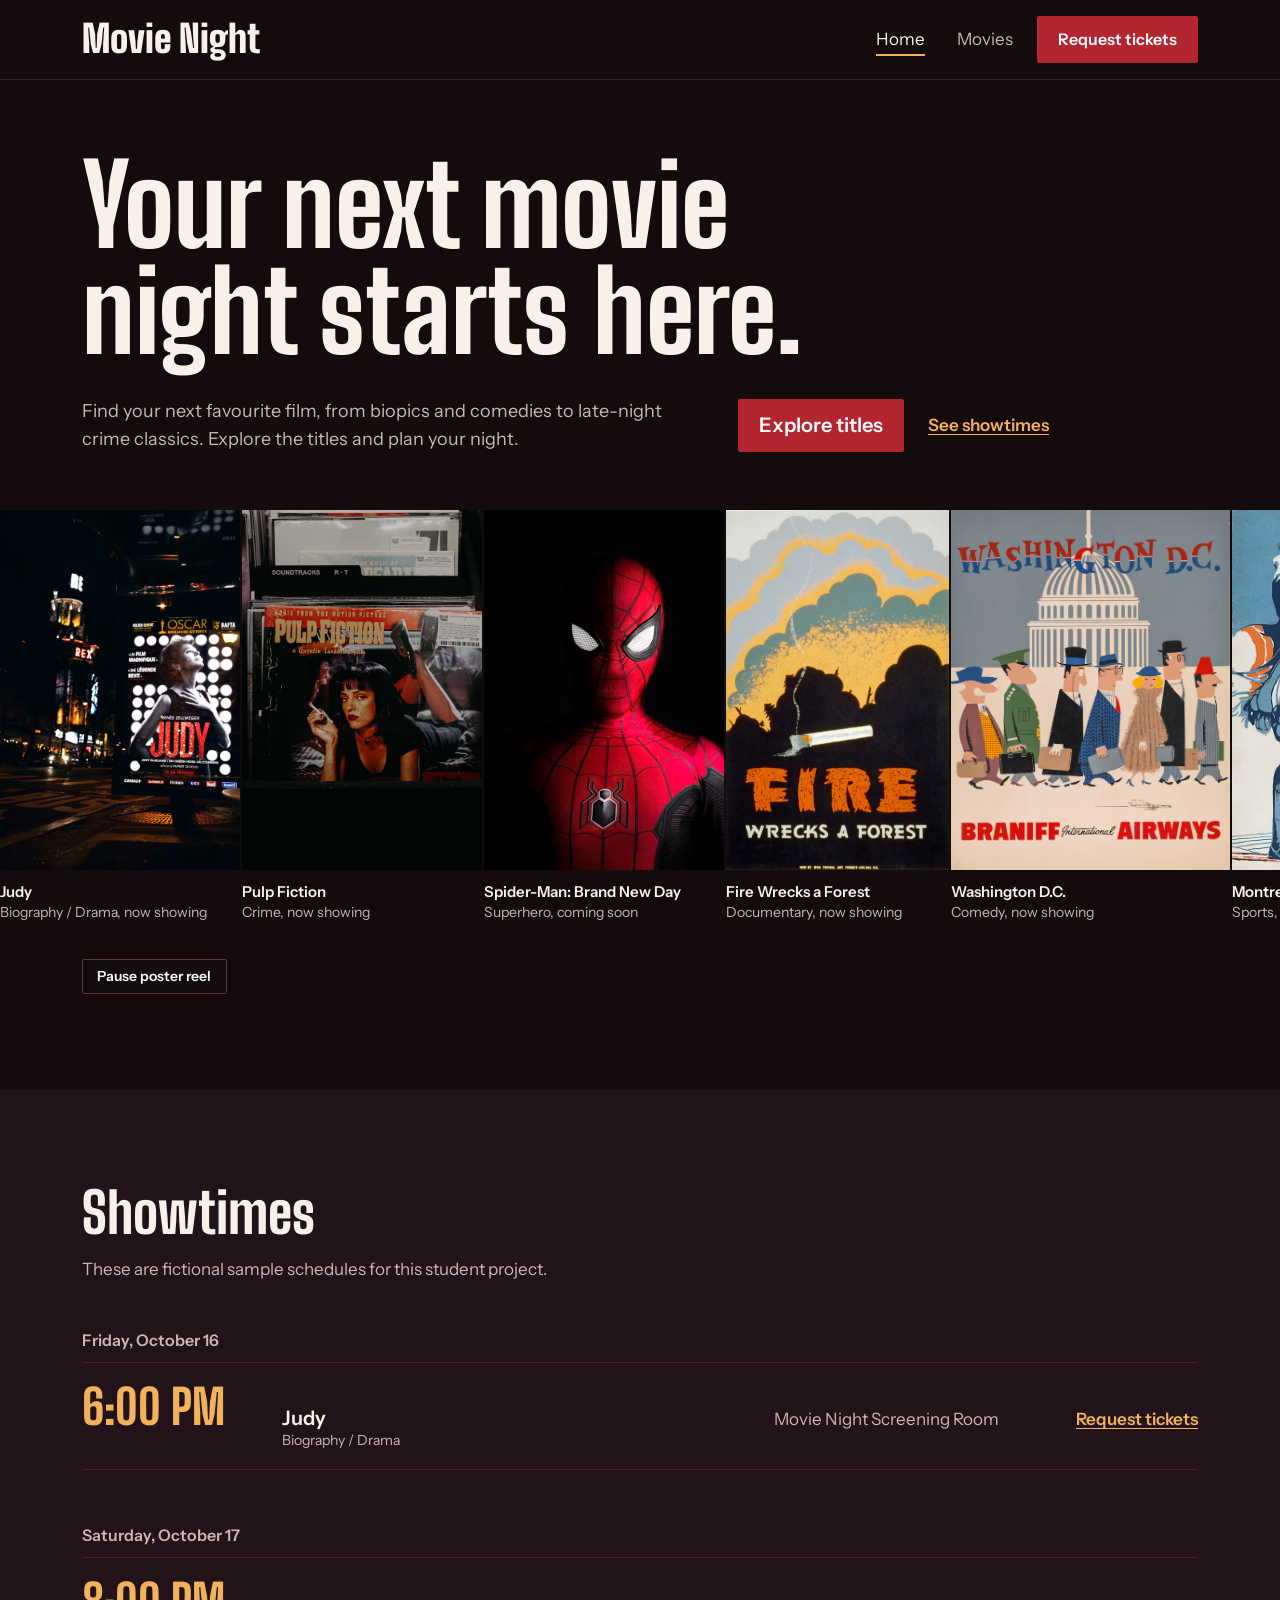
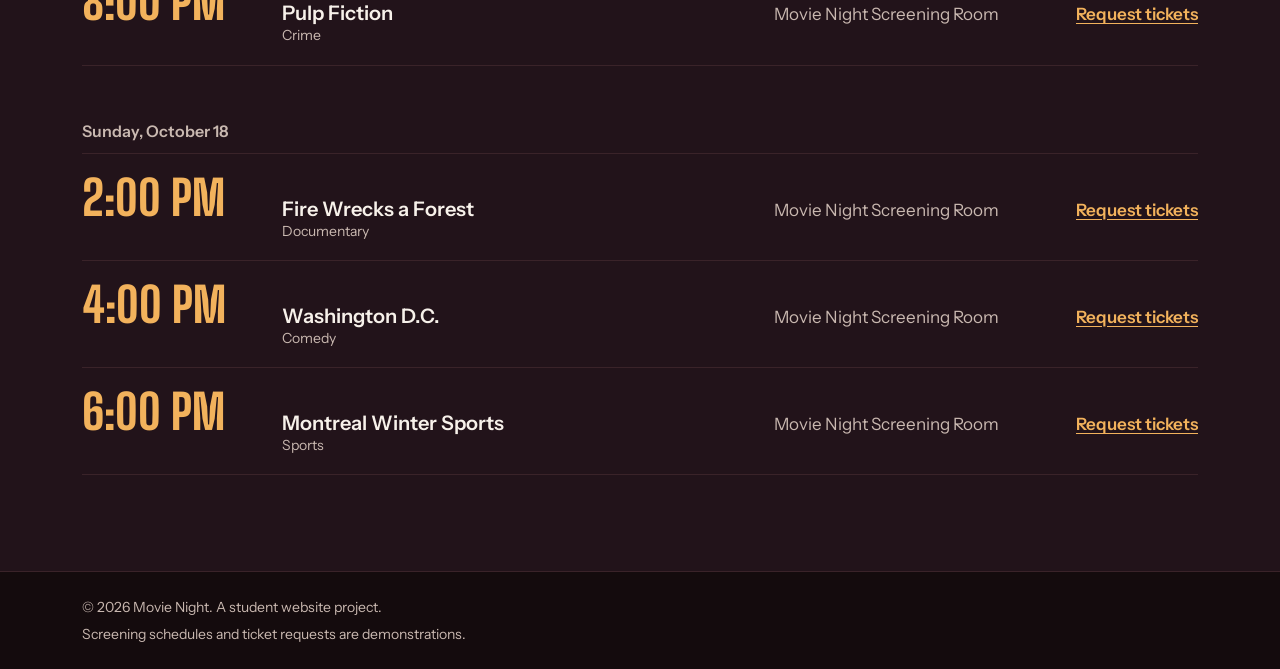
<file: index.html>
<!DOCTYPE html>
<html lang="en" data-bs-theme="dark">
<head>
    <meta charset="UTF-8">
    <meta name="viewport" content="width=device-width, initial-scale=1.0">
    <meta name="description"
          content="See what's showing at Movie Night, explore genres and request tickets.">

    <title>Movie Night | Home</title>

    <!-- Fonts -->
    <link rel="preconnect" href="https://fonts.googleapis.com">
    <link rel="preconnect" href="https://fonts.gstatic.com" crossorigin>
    <link href="https://fonts.googleapis.com/css2?family=Big+Shoulders+Display:wght@700;800;900&family=Instrument+Sans:wght@400;500;600&display=swap"
          rel="stylesheet">

    <!-- Bootstrap -->
    <link href="https://cdn.jsdelivr.net/npm/bootstrap@5.3.8/dist/css/bootstrap.min.css"
          rel="stylesheet"
          integrity="sha384-sRIl4kxILFvY47J16cr9ZwB07vP4J8+LH7qKQnuqkuIAvNWLzeN8tE5YBujZqJLB"
          crossorigin="anonymous">

    <!-- Custom styles -->
    <link rel="stylesheet" href="css/styles.css">
</head>
<body>
    <a class="visually-hidden-focusable skip-link" href="#main-content">
        Skip to main content
    </a>

    <header>
        <nav class="navbar navbar-expand-md site-navbar"
             aria-label="Main navigation">
            <div class="container">
                <a class="navbar-brand" href="index.html"
                   aria-label="Movie Night home">
                    Movie Night
                </a>

                <button class="navbar-toggler" type="button"
                        data-bs-toggle="collapse"
                        data-bs-target="#mainNavigation"
                        aria-controls="mainNavigation"
                        aria-expanded="false"
                        aria-label="Toggle navigation">
                    <span class="navbar-toggler-icon"></span>
                </button>

                <div class="collapse navbar-collapse" id="mainNavigation">
                    <ul class="navbar-nav ms-auto align-items-md-center gap-md-3">
                        <li class="nav-item">
                            <a class="nav-link active" href="index.html"
                               aria-current="page">Home</a>
                        </li>
                        <li class="nav-item">
                            <a class="nav-link" href="movies.html">Movies</a>
                        </li>
                        <li class="nav-item">
                            <a class="btn btn-primary my-2 my-md-0"
                               href="tickets.html">Request tickets</a>
                        </li>
                    </ul>
                </div>
            </div>
        </nav>
    </header>

    <main id="main-content">
        <!-- Welcome section -->
        <section class="hero" aria-labelledby="welcome-heading">
            <div class="container">
                <h1 class="hero-title" id="welcome-heading">
                    Your next movie night starts here.
                </h1>

                <div class="hero-intro">
                    <p class="lede">
                        Find your next favourite film, from biopics and
                        comedies to late-night crime classics. Explore the
                        titles and plan your night.
                    </p>

                    <div class="hero-actions">
                        <a class="btn btn-primary btn-lg" href="movies.html">
                            Explore titles
                        </a>
                        <a class="text-action" href="#screenings">
                            See showtimes
                        </a>
                    </div>
                </div>

            </div>
        </section>

        <!-- Featured titles: a continuous poster reel -->
        <section class="poster-reel" aria-labelledby="featured-heading">
            <h2 class="visually-hidden" id="featured-heading">
                Featured titles
            </h2>

            <!-- Scrollable by keyboard when motion is reduced -->
            <div class="reel-viewport" tabindex="0" role="region"
                 aria-labelledby="featured-heading">
                <!-- JavaScript builds the posters from the movies array -->
                <ul class="reel-track" id="reelTrack"></ul>
            </div>

            <div class="container">
                <button class="btn btn-outline-light btn-sm reel-toggle"
                        id="reelToggle" type="button">
                    Pause poster reel
                </button>
            </div>
        </section>

        <!-- Sample screening information -->
        <section class="showtimes" id="screenings"
                 aria-labelledby="screenings-heading">
            <div class="container">
                <div class="showtimes-header">
                    <h2 id="screenings-heading">Showtimes</h2>
                    <p class="section-description mb-0">
                        These are fictional sample schedules for this student project.
                    </p>
                </div>

                <div class="showtimes-day">
                    <h3 class="showtimes-date">
                        <time datetime="2026-10-16">Friday, October 16</time>
                    </h3>

                    <ol class="showtimes-list">
                        <li class="showtime">
                            <time class="showtime-time"
                                  datetime="2026-10-16T18:00">6:00 PM</time>
                            <p class="showtime-film mb-0">
                                Judy
                                <span class="title-meta">Biography / Drama</span>
                            </p>
                            <span class="showtime-venue">
                                Movie Night Screening Room
                            </span>
                            <a class="showtime-link" href="tickets.html"
                               aria-label="Request tickets for Judy at 6:00 PM">
                                Request tickets
                            </a>
                        </li>
                    </ol>
                </div>

                <div class="showtimes-day">
                    <h3 class="showtimes-date">
                        <time datetime="2026-10-17">Saturday, October 17</time>
                    </h3>

                    <ol class="showtimes-list">
                        <li class="showtime">
                            <time class="showtime-time"
                                  datetime="2026-10-17T20:00">8:00 PM</time>
                            <p class="showtime-film mb-0">
                                Pulp Fiction
                                <span class="title-meta">Crime</span>
                            </p>
                            <span class="showtime-venue">
                                Movie Night Screening Room
                            </span>
                            <a class="showtime-link" href="tickets.html"
                               aria-label="Request tickets for Pulp Fiction at 8:00 PM">
                                Request tickets
                            </a>
                        </li>
                    </ol>
                </div>

                <div class="showtimes-day">
                    <h3 class="showtimes-date">
                        <time datetime="2026-10-18">Sunday, October 18</time>
                    </h3>

                    <ol class="showtimes-list">
                        <li class="showtime">
                            <time class="showtime-time"
                                  datetime="2026-10-18T14:00">2:00 PM</time>
                            <p class="showtime-film mb-0">
                                Fire Wrecks a Forest
                                <span class="title-meta">Documentary</span>
                            </p>
                            <span class="showtime-venue">
                                Movie Night Screening Room
                            </span>
                            <a class="showtime-link" href="tickets.html"
                               aria-label="Request tickets for Fire Wrecks a Forest at 2:00 PM">
                                Request tickets
                            </a>
                        </li>
                        <li class="showtime">
                            <time class="showtime-time"
                                  datetime="2026-10-18T16:00">4:00 PM</time>
                            <p class="showtime-film mb-0">
                                Washington D.C.
                                <span class="title-meta">Comedy</span>
                            </p>
                            <span class="showtime-venue">
                                Movie Night Screening Room
                            </span>
                            <a class="showtime-link" href="tickets.html"
                               aria-label="Request tickets for Washington D.C. at 4:00 PM">
                                Request tickets
                            </a>
                        </li>
                        <li class="showtime">
                            <time class="showtime-time"
                                  datetime="2026-10-18T18:00">6:00 PM</time>
                            <p class="showtime-film mb-0">
                                Montreal Winter Sports
                                <span class="title-meta">Sports</span>
                            </p>
                            <span class="showtime-venue">
                                Movie Night Screening Room
                            </span>
                            <a class="showtime-link" href="tickets.html"
                               aria-label="Request tickets for Montreal Winter Sports at 6:00 PM">
                                Request tickets
                            </a>
                        </li>
                    </ol>
                </div>
            </div>
        </section>
    </main>

    <footer class="site-footer py-4">
        <div class="container">
            <p class="mb-1">
                &copy; 2026 Movie Night. A student website project.
            </p>
            <p class="mb-0">
                Screening schedules and ticket requests are demonstrations.
            </p>
        </div>
    </footer>

    <!-- Bootstrap controls the mobile navigation -->
    <script src="https://cdn.jsdelivr.net/npm/bootstrap@5.3.8/dist/js/bootstrap.bundle.min.js"
            integrity="sha384-FKyoEForCGlyvwx9Hj09JcYn3nv7wiPVlz7YYwJrWVcXK/BmnVDxM+D2scQbITxI"
            crossorigin="anonymous"></script>

    <script src="js/app.js"></script>
</body>
</html>
</file>
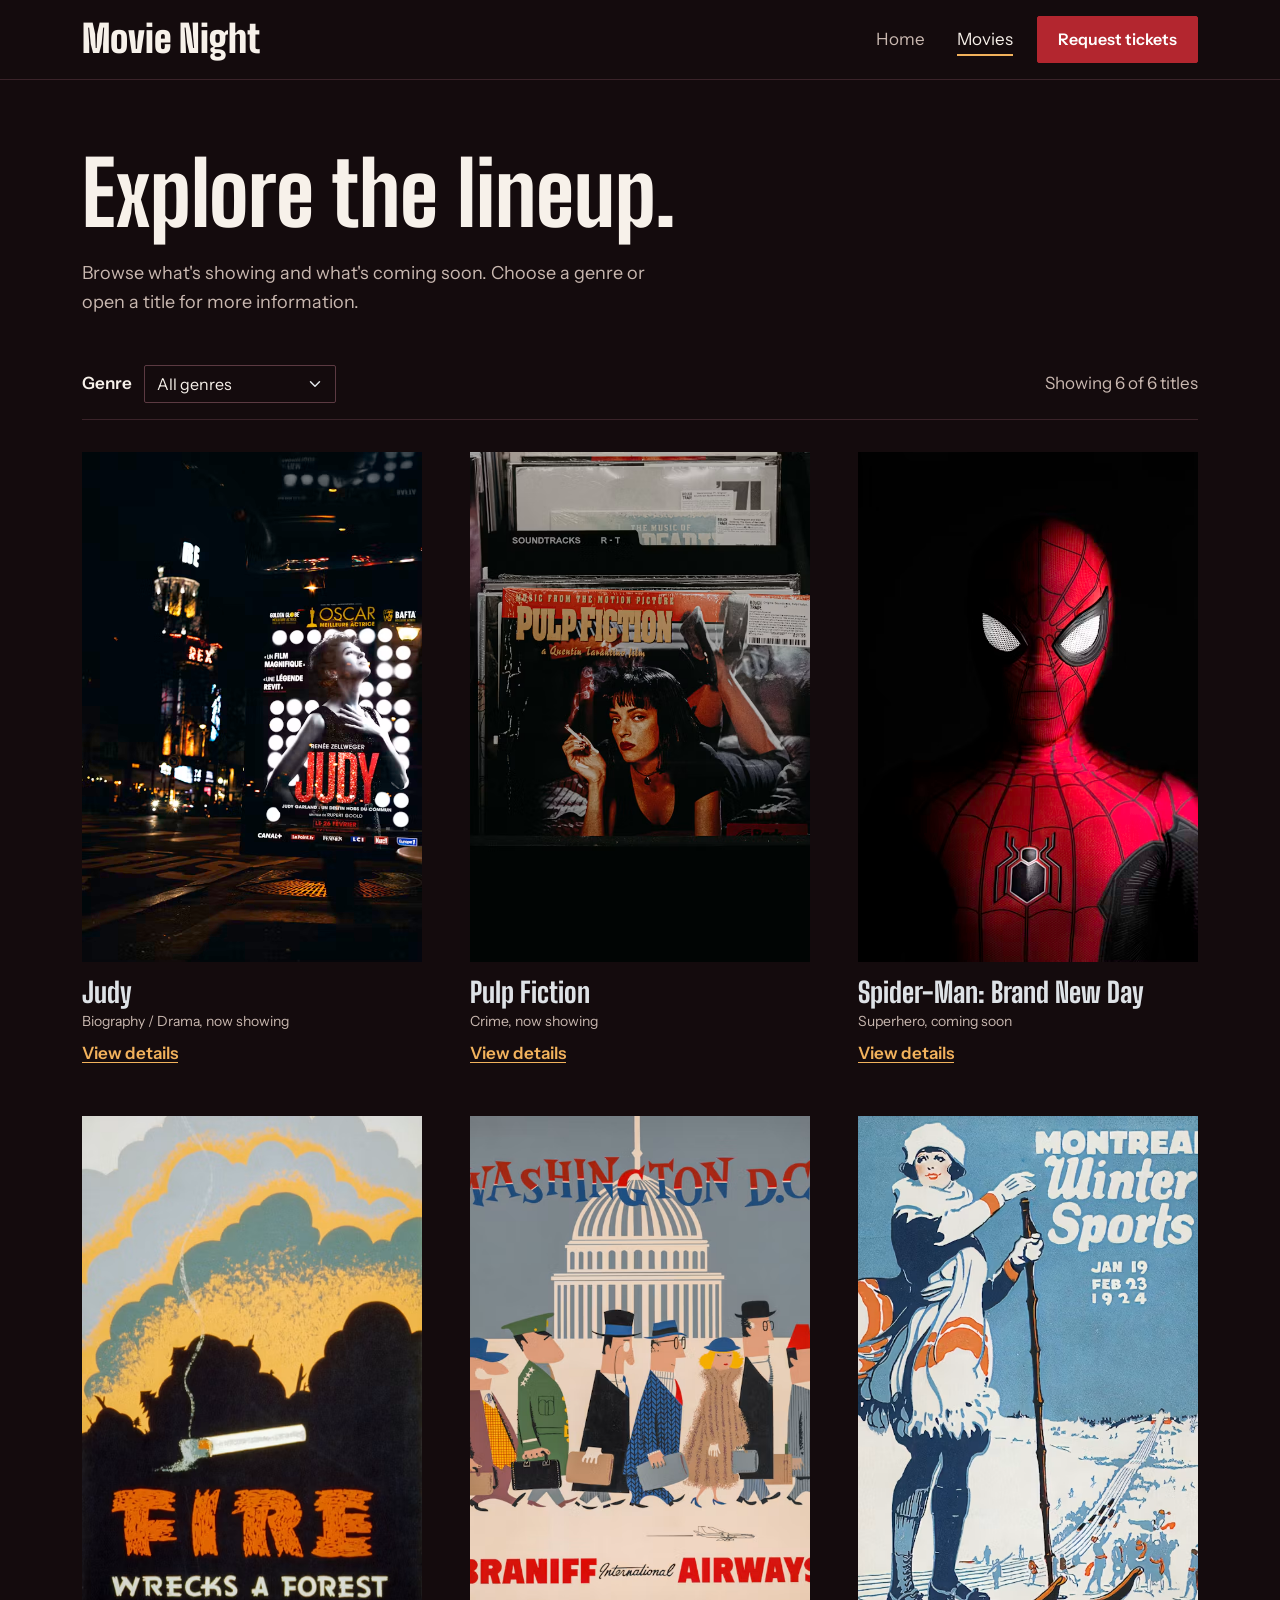
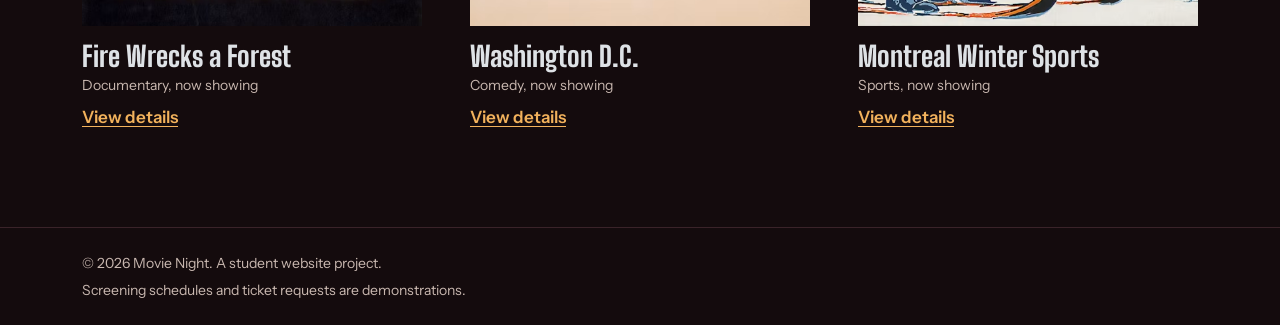
<file: movies.html>
<!DOCTYPE html>
<html lang="en" data-bs-theme="dark">
<head>
    <meta charset="UTF-8">
    <meta name="viewport" content="width=device-width, initial-scale=1.0">
    <meta name="description"
          content="Browse the films showing at Movie Night.">

    <title>Movie Night | Movies</title>

    <link rel="preconnect" href="https://fonts.googleapis.com">
    <link rel="preconnect" href="https://fonts.gstatic.com" crossorigin>
    <link href="https://fonts.googleapis.com/css2?family=Big+Shoulders+Display:wght@700;800;900&family=Instrument+Sans:wght@400;500;600&display=swap"
          rel="stylesheet">

    <link href="https://cdn.jsdelivr.net/npm/bootstrap@5.3.8/dist/css/bootstrap.min.css"
          rel="stylesheet"
          integrity="sha384-sRIl4kxILFvY47J16cr9ZwB07vP4J8+LH7qKQnuqkuIAvNWLzeN8tE5YBujZqJLB"
          crossorigin="anonymous">

    <link rel="stylesheet" href="css/styles.css">
</head>
<body>
    <a class="visually-hidden-focusable skip-link" href="#main-content">
        Skip to main content
    </a>

    <header>
        <nav class="navbar navbar-expand-md site-navbar"
             aria-label="Main navigation">
            <div class="container">
                <a class="navbar-brand" href="index.html"
                   aria-label="Movie Night home">
                    Movie Night
                </a>

                <button class="navbar-toggler" type="button"
                        data-bs-toggle="collapse"
                        data-bs-target="#mainNavigation"
                        aria-controls="mainNavigation"
                        aria-expanded="false"
                        aria-label="Toggle navigation">
                    <span class="navbar-toggler-icon"></span>
                </button>

                <div class="collapse navbar-collapse" id="mainNavigation">
                    <ul class="navbar-nav ms-auto align-items-md-center gap-md-3">
                        <li class="nav-item">
                            <a class="nav-link" href="index.html">Home</a>
                        </li>
                        <li class="nav-item">
                            <a class="nav-link active" href="movies.html"
                               aria-current="page">Movies</a>
                        </li>
                        <li class="nav-item">
                            <a class="btn btn-primary my-2 my-md-0"
                               href="tickets.html">Request tickets</a>
                        </li>
                    </ul>
                </div>
            </div>
        </nav>
    </header>

    <main class="container page-main" id="main-content">
        <section aria-labelledby="browse-heading">
            <h1 id="browse-heading">Explore the lineup.</h1>
            <p class="lede">
                Browse what's showing and what's coming soon.
                Choose a genre or open a title for more information.
            </p>

            <div class="lineup-controls">
                <div class="genre-field">
                    <label class="form-label" for="genreFilter">
                        Genre
                    </label>
                    <select class="form-select" id="genreFilter">
                        <option value="All">All genres</option>
                        <option value="Biography / Drama">Biography / Drama</option>
                        <option value="Comedy">Comedy</option>
                        <option value="Crime">Crime</option>
                        <option value="Documentary">Documentary</option>
                        <option value="Sports">Sports</option>
                        <option value="Superhero">Superhero</option>
                    </select>
                </div>

                <p class="section-description mb-0"
                   id="resultsCount" role="status"></p>
            </div>

            <!-- JavaScript inserts the titles here -->
            <div class="row row-cols-2 row-cols-md-3
                        gx-3 gx-lg-5 gy-5" id="movieGrid"></div>

            <noscript>
                <p>Please enable JavaScript to browse the movie lineup.</p>
            </noscript>
        </section>
    </main>

    <!-- One reusable Modal for all five titles -->
    <div class="modal fade" id="movieModal" tabindex="-1"
         aria-labelledby="modalTitle" aria-hidden="true">
        <div class="modal-dialog modal-lg modal-dialog-centered
                    modal-dialog-scrollable">
            <div class="modal-content">
                <div class="modal-header">
                    <h2 class="modal-title fs-4" id="modalTitle">Title details</h2>
                    <button class="btn-close" type="button"
                            data-bs-dismiss="modal"
                            aria-label="Close details"></button>
                </div>

                <div class="modal-body">
                    <div class="row g-4">
                        <div class="col-md-4">
                            <img id="modalPoster"
                                 class="img-fluid"
                                 alt="">
                        </div>

                        <div class="col-md-8">
                            <p class="detail-meta" id="modalType"></p>
                            <p class="detail-meta" id="modalGenre"></p>
                            <p class="detail-description" id="modalDescription"></p>

                            <h3 class="detail-heading">Screening</h3>
                            <p class="detail-screening" id="modalScreening"></p>
                            <p class="fine-print mb-0">
                                Schedules are fictional examples for this
                                student project.
                            </p>
                        </div>
                    </div>
                </div>

                <div class="modal-footer">
                    <button class="btn btn-outline-light" type="button"
                            data-bs-dismiss="modal">Close</button>
                    <a class="btn btn-primary" href="tickets.html">
                        Request tickets
                    </a>
                </div>
            </div>
        </div>
    </div>

    <footer class="site-footer py-4">
        <div class="container">
            <p class="mb-1">
                &copy; 2026 Movie Night. A student website project.
            </p>
            <p class="mb-0">
                Screening schedules and ticket requests are demonstrations.
            </p>
        </div>
    </footer>

    <script src="https://cdn.jsdelivr.net/npm/bootstrap@5.3.8/dist/js/bootstrap.bundle.min.js"
            integrity="sha384-FKyoEForCGlyvwx9Hj09JcYn3nv7wiPVlz7YYwJrWVcXK/BmnVDxM+D2scQbITxI"
            crossorigin="anonymous"></script>

    <script src="js/app.js"></script>
</body>
</html>
</file>
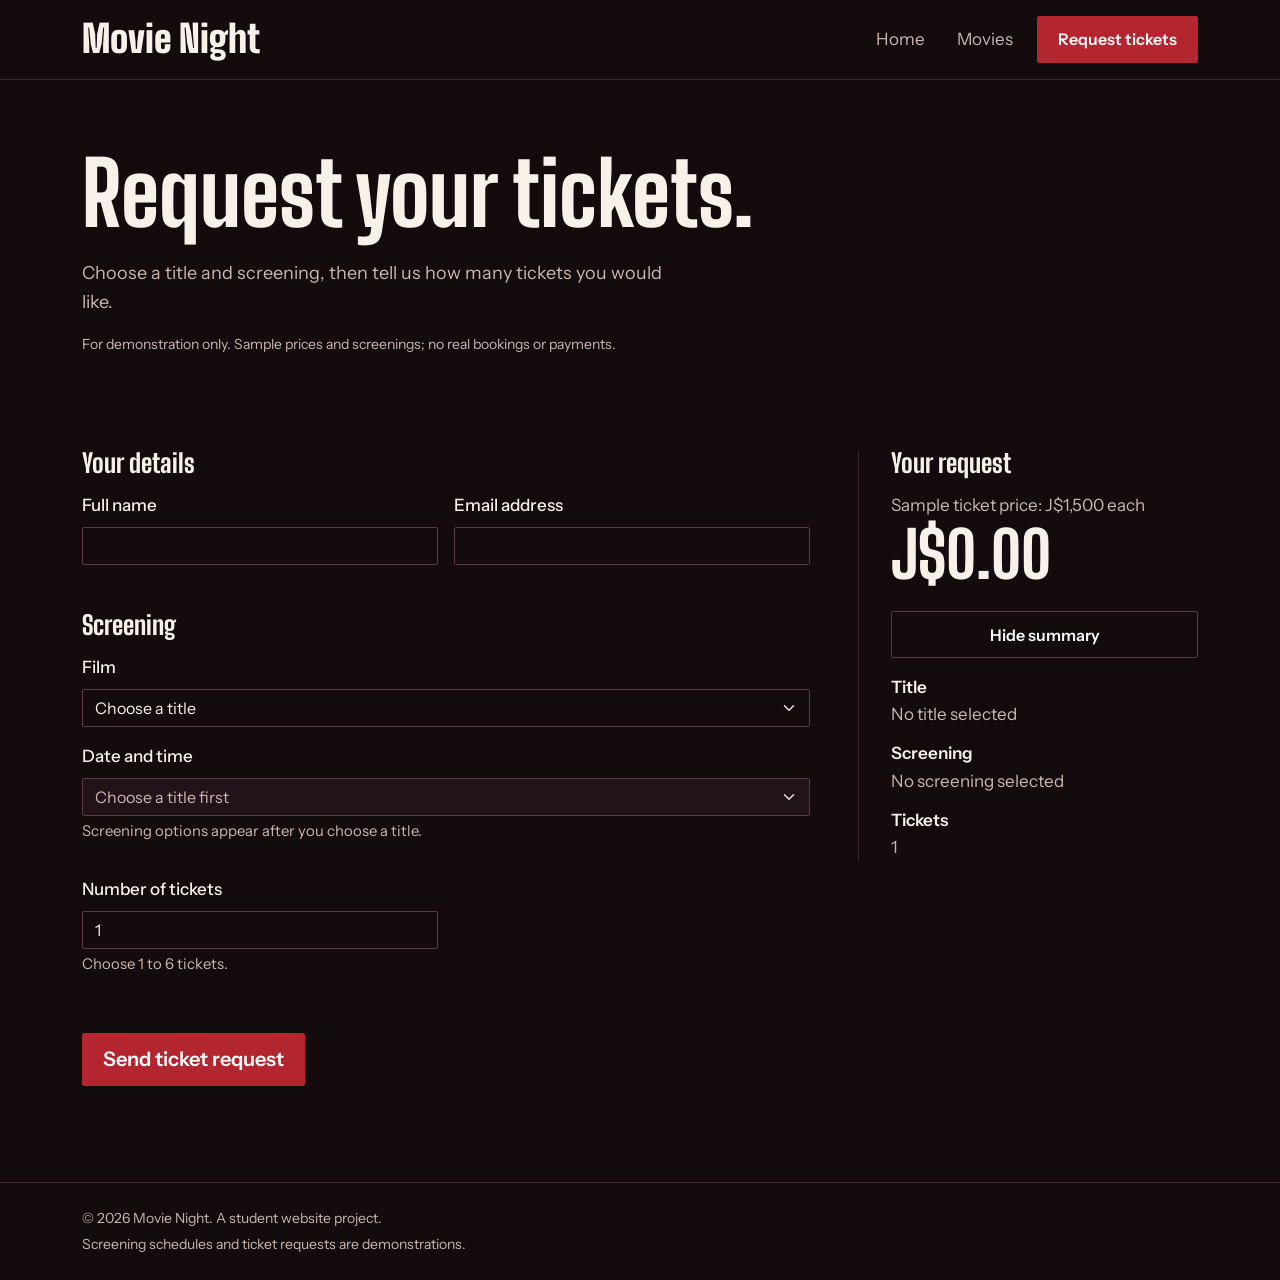
<file: tickets.html>
<!DOCTYPE html>
<html lang="en" data-bs-theme="dark">
<head>
    <meta charset="UTF-8">
    <meta name="viewport" content="width=device-width, initial-scale=1.0">
    <meta name="description"
          content="Request tickets for sample Movie Night screenings.">

    <title>Movie Night | Ticket Requests</title>

    <link rel="preconnect" href="https://fonts.googleapis.com">
    <link rel="preconnect" href="https://fonts.gstatic.com" crossorigin>
    <link href="https://fonts.googleapis.com/css2?family=Big+Shoulders+Display:wght@700;800;900&family=Instrument+Sans:wght@400;500;600&display=swap"
          rel="stylesheet">

    <link href="https://cdn.jsdelivr.net/npm/bootstrap@5.3.8/dist/css/bootstrap.min.css"
          rel="stylesheet"
          integrity="sha384-sRIl4kxILFvY47J16cr9ZwB07vP4J8+LH7qKQnuqkuIAvNWLzeN8tE5YBujZqJLB"
          crossorigin="anonymous">

    <link rel="stylesheet" href="css/styles.css">
</head>
<body>
    <a class="visually-hidden-focusable skip-link" href="#main-content">
        Skip to main content
    </a>

    <header>
        <nav class="navbar navbar-expand-md site-navbar"
             aria-label="Main navigation">
            <div class="container">
                <a class="navbar-brand" href="index.html"
                   aria-label="Movie Night home">
                    Movie Night
                </a>

                <button class="navbar-toggler" type="button"
                        data-bs-toggle="collapse"
                        data-bs-target="#mainNavigation"
                        aria-controls="mainNavigation"
                        aria-expanded="false"
                        aria-label="Toggle navigation">
                    <span class="navbar-toggler-icon"></span>
                </button>

                <div class="collapse navbar-collapse" id="mainNavigation">
                    <ul class="navbar-nav ms-auto align-items-md-center gap-md-3">
                        <li class="nav-item">
                            <a class="nav-link" href="index.html">Home</a>
                        </li>
                        <li class="nav-item">
                            <a class="nav-link" href="movies.html">Movies</a>
                        </li>
                        <li class="nav-item">
                            <a class="btn btn-primary my-2 my-md-0"
                               href="tickets.html" aria-current="page">
                                Request tickets
                            </a>
                        </li>
                    </ul>
                </div>
            </div>
        </nav>
    </header>

    <main class="container page-main" id="main-content">
        <section aria-labelledby="tickets-heading">
            <h1 id="tickets-heading">Request your tickets.</h1>

            <p class="lede">
                Choose a title and screening, then tell us how many
                tickets you would like.
            </p>

            <p class="fine-print">
                For demonstration only. Sample prices and screenings;
                no real bookings or payments.
            </p>

            <div class="row gx-lg-5 gy-5 ticket-layout">
                <div class="col-lg-8">
                    <form class="ticket-form" id="ticketForm" novalidate>
                        <fieldset>
                            <legend>Your details</legend>

                            <div class="row g-3">
                                <div class="col-md-6">
                                    <label class="form-label" for="fullName">
                                        Full name
                                    </label>

                                    <input class="form-control"
                                           type="text"
                                           id="fullName"
                                           name="fullName"
                                           autocomplete="name"
                                           maxlength="100"
                                           aria-describedby="nameError"
                                           required>

                                    <div class="invalid-feedback" id="nameError">
                                        Enter your name using at least two characters.
                                    </div>
                                </div>

                                <div class="col-md-6">
                                    <label class="form-label" for="email">
                                        Email address
                                    </label>

                                    <input class="form-control"
                                           type="email"
                                           id="email"
                                           name="email"
                                           autocomplete="email"
                                           maxlength="254"
                                           aria-describedby="emailError"
                                           required>

                                    <div class="invalid-feedback" id="emailError">
                                        Enter a valid email address.
                                    </div>
                                </div>
                            </div>
                        </fieldset>

                        <fieldset>
                            <legend>Screening</legend>

                            <div class="row g-3">
                                <div class="col-12">
                                    <label class="form-label" for="ticketMovie">
                                        Film
                                    </label>

                                    <select class="form-select"
                                            id="ticketMovie"
                                            name="movie"
                                            aria-describedby="movieError"
                                            required>
                                        <option value="">Choose a title</option>
                                    </select>

                                    <div class="invalid-feedback" id="movieError">
                                        Choose a title with an available screening.
                                    </div>
                                </div>

                                <div class="col-12">
                                    <label class="form-label" for="screening">
                                        Date and time
                                    </label>

                                    <select class="form-select"
                                            id="screening"
                                            name="screening"
                                            aria-describedby="screeningHelp screeningError"
                                            disabled
                                            required>
                                        <option value="">Choose a title first</option>
                                    </select>

                                    <p class="form-text" id="screeningHelp">
                                        Screening options appear after you choose a title.
                                    </p>

                                    <div class="invalid-feedback" id="screeningError">
                                        Choose an available screening.
                                    </div>
                                </div>

                                <div class="col-md-6">
                                    <label class="form-label" for="quantity">
                                        Number of tickets
                                    </label>

                                    <input class="form-control"
                                           type="number"
                                           id="quantity"
                                           name="quantity"
                                           min="1"
                                           max="6"
                                           step="1"
                                           value="1"
                                           aria-describedby="quantityHelp quantityError"
                                           required>

                                    <p class="form-text" id="quantityHelp">
                                        Choose 1 to 6 tickets.
                                    </p>

                                    <div class="invalid-feedback" id="quantityError">
                                        Enter a whole number from 1 to 6.
                                    </div>
                                </div>
                            </div>
                        </fieldset>

                        <p class="text-danger mt-3 mb-0"
                           id="formMessage"
                           role="alert"></p>

                        <button class="btn btn-primary btn-lg mt-4" type="submit">
                            Send ticket request
                        </button>
                    </form>

                    <!-- Plain confirmation text, populated by JavaScript -->
                    <p class="confirmation-message mt-4 d-none"
                       id="confirmation"
                       role="status"
                       aria-atomic="true"></p>
                </div>

                <div class="col-lg-4">
                    <aside class="request-summary"
                           aria-labelledby="summary-heading">
                        <h2 id="summary-heading">Your request</h2>

                        <p class="section-description mb-1">
                            Sample ticket price: J$1,500 each
                        </p>

                        <p class="ticket-total"
                           id="ticketTotal"
                           role="status">
                            J$0.00
                        </p>

                        <button class="btn btn-outline-light w-100"
                                id="summaryToggle"
                                type="button"
                                aria-expanded="true"
                                aria-controls="summaryDetails">
                            Hide summary
                        </button>

                        <div class="mt-3" id="summaryDetails">
                            <dl class="mb-0">
                                <dt>Title</dt>
                                <dd id="summaryMovie">No title selected</dd>

                                <dt>Screening</dt>
                                <dd id="summaryScreening">
                                    No screening selected
                                </dd>

                                <dt>Tickets</dt>
                                <dd id="summaryQuantity">1</dd>
                            </dl>
                        </div>
                    </aside>
                </div>
            </div>
        </section>
    </main>

    <!-- Bootstrap confirmation Toast -->
    <div class="toast-container position-fixed bottom-0 end-0 p-3"
         aria-live="polite"
         aria-atomic="true">
        <div class="toast" id="requestToast">
            <div class="toast-header">
                <strong class="me-auto">Movie Night</strong>

                <button class="btn-close"
                        type="button"
                        data-bs-dismiss="toast"
                        aria-label="Close notification"></button>
            </div>

            <div class="toast-body">
                Ticket request sent. See the confirmation below the form.
            </div>
        </div>
    </div>

    <footer class="site-footer py-4">
        <div class="container">
            <p class="mb-1">
                &copy; 2026 Movie Night. A student website project.
            </p>
            <p class="mb-0">
                Screening schedules and ticket requests are demonstrations.
            </p>
        </div>
    </footer>

    <script src="https://cdn.jsdelivr.net/npm/bootstrap@5.3.8/dist/js/bootstrap.bundle.min.js"
            integrity="sha384-FKyoEForCGlyvwx9Hj09JcYn3nv7wiPVlz7YYwJrWVcXK/BmnVDxM+D2scQbITxI"
            crossorigin="anonymous"></script>

    <script src="https://code.jquery.com/jquery-3.7.1.min.js"></script>
    <script src="js/app.js"></script>
</body>
</html>
</file>
<file: css/styles.css>
/* Shared website colours */
:root {
  --page-background: #140b0d;
  --panel-background: #22131a;
  --button-color: #b3262f;
  --accent: #f2b25c;
  --main-text: #f7f1ea;
  --secondary-text: #c9b8b0;
  --rule: #3a2329;
  --field-border: #5c3a42;

  --display-font: "Big Shoulders Display", "Arial Narrow", sans-serif;
  --text-font: "Instrument Sans", "Segoe UI", sans-serif;

  /* Vertical rhythm */
  --space-section: 6rem;
  --space-block: 2rem;
}

/* Base styles */
body {
  background-color: var(--page-background);
  color: var(--main-text);
  font-family: var(--text-font);
  font-size: 1.0625rem;
  line-height: 1.6;

  /* Keeps the footer at the bottom on short pages */
  display: flex;
  flex-direction: column;
  min-height: 100vh;
}

/* The poster strip extends to the window edge; clip keeps the page from scrolling sideways */
main {
  flex: 1 0 auto;
  overflow-x: clip;
}

h1,
h2,
.navbar-brand,
.modal-title,
legend {
  font-family: var(--display-font);
  font-weight: 800;
  line-height: 0.95;
  letter-spacing: 0;
}

h1 {
  font-size: clamp(3rem, 8vw, 5.5rem);
  margin-bottom: 1.5rem;
}

h2 {
  font-size: clamp(2.25rem, 5vw, 3.5rem);
  margin-bottom: 1rem;
}

h3 {
  font-size: 1.25rem;
  font-weight: 600;
}

a {
  color: var(--accent);
  text-underline-offset: 0.2em;
}

a:hover {
  color: var(--main-text);
}

.lede,
.section-description {
  max-width: 38rem;
  color: var(--secondary-text);
}

.lede {
  font-size: 1.125rem;
}

.fine-print {
  max-width: 38rem;
  color: var(--secondary-text);
  font-size: 0.875rem;
}

/* Navigation */
.site-navbar {
  background-color: var(--page-background);
  border-bottom: 1px solid var(--rule);
  padding: 1rem 0;
}

/* Heaviest weight is kept for the wordmark so it reads as a logo */
.navbar-brand {
  font-size: 2.375rem;
  font-weight: 900;
  color: var(--main-text);
}

.nav-link {
  color: var(--secondary-text);
}

.nav-link:hover,
.nav-link:focus,
.navbar-nav .nav-link.active {
  color: var(--main-text);
}

.navbar-nav .nav-link.active {
  text-decoration: underline;
  text-decoration-color: var(--accent);
  text-decoration-thickness: 2px;
  text-underline-offset: 0.5em;
}

/* Buttons */
.btn {
  font-weight: 600;
  border-radius: 2px;
  padding: 0.65rem 1.25rem;
}

.btn-primary {
  --bs-btn-bg: var(--button-color);
  --bs-btn-border-color: var(--button-color);
  --bs-btn-hover-bg: #951e26;
  --bs-btn-hover-border-color: #951e26;
  --bs-btn-active-bg: #7d1820;
  --bs-btn-active-border-color: #7d1820;
}

.btn-outline-light {
  --bs-btn-border-color: var(--field-border);
}

/* Plain text action used beside a primary button */
.text-action {
  font-weight: 600;
}

/* Home page: opening section */
.hero {
  padding-top: 4.5rem;
}

.hero-title {
  max-width: 52rem;
  font-size: clamp(3.5rem, 11vw, 7rem);
  margin-bottom: var(--space-block);
}

.hero-intro {
  display: flex;
  flex-wrap: wrap;
  align-items: center;
  column-gap: 3rem;
  row-gap: 1.5rem;
  margin-bottom: 3.5rem;
}

.hero-intro .lede {
  margin-bottom: 0;
}

.hero-actions {
  display: flex;
  flex-wrap: wrap;
  align-items: center;
  gap: 1.5rem;
}

/* Poster reel: runs edge to edge and loops continuously */
.reel-viewport {
  overflow: hidden;
}

.reel-track {
  display: flex;
  width: max-content;
  margin: 0;
  padding: 0;
  list-style: none;
  /* The track holds the posters twice, so sliding half its width loops seamlessly */
  animation: reel-scroll 50s linear infinite;
}

.reel-track.is-paused,
.reel-viewport:hover .reel-track,
.reel-viewport:focus-within .reel-track {
  animation-play-state: paused;
}

@keyframes reel-scroll {
  from {
    transform: translateX(0);
  }

  to {
    transform: translateX(-50%);
  }
}

.reel-item {
  flex: 0 0 auto;
  /* Padding, not gap, so both halves of the track are the same width */
  padding-right: 2px;
}

/* Shared height, natural width, so vintage posters are never cropped */
.reel-item img {
  display: block;
  width: auto;
  height: clamp(15rem, 31.5vw, 22.5rem);
}

.reel-toggle {
  margin-top: 1.25rem;
  padding: 0.4rem 0.9rem;
}

.lineup-poster {
  display: block;
  width: 100%;
  aspect-ratio: 2 / 3;
  object-fit: cover;
}

.poster-caption {
  /* Wraps to the image width instead of widening the figure */
  inline-size: 0;
  min-inline-size: 100%;
  padding: 0.75rem 1rem 0 0;
  font-size: 0.9375rem;
  line-height: 1.35;
}

.poster-caption strong {
  display: block;
  font-weight: 600;
}

.poster-caption span,
.title-meta {
  color: var(--secondary-text);
  font-size: 0.875rem;
}

/* Home page: showtimes board */
.showtimes {
  margin-top: var(--space-section);
  padding: var(--space-section) 0;
  background-color: var(--panel-background);
}

.showtimes-header {
  margin-bottom: 3rem;
}

.showtimes-day + .showtimes-day {
  margin-top: 3.5rem;
}

.showtimes-date {
  margin-bottom: 0;
  padding-bottom: 0.75rem;
  border-bottom: 1px solid var(--rule);
  color: var(--secondary-text);
  font-size: 1rem;
}

.showtimes-list {
  margin: 0;
  padding: 0;
  list-style: none;
}

.showtime {
  display: grid;
  grid-template-columns: 11rem minmax(0, 1fr) 16rem 9rem;
  align-items: baseline;
  column-gap: 1.5rem;
  padding: 1.25rem 0;
  border-bottom: 1px solid var(--rule);
}

.showtime-time {
  color: var(--accent);
  font-family: var(--display-font);
  font-size: 3rem;
  font-weight: 800;
  font-variant-numeric: tabular-nums;
  line-height: 1;
  white-space: nowrap;
}

.showtime-film {
  font-size: 1.25rem;
  font-weight: 600;
  line-height: 1.3;
}

.showtime-film .title-meta {
  display: block;
  font-weight: 400;
}

.showtime-venue {
  color: var(--secondary-text);
}

.showtime-link {
  font-weight: 600;
  justify-self: end;
}

/* Inner pages */
.page-main {
  padding-top: 4.5rem;
  padding-bottom: var(--space-section);
}

/* Movies page: filter bar */
.lineup-controls {
  display: flex;
  flex-wrap: wrap;
  align-items: center;
  justify-content: space-between;
  gap: 1rem 2rem;
  margin: 3rem 0 2rem;
  padding-bottom: 1rem;
  border-bottom: 1px solid var(--rule);
}

.genre-field {
  display: flex;
  align-items: center;
  gap: 0.75rem;
}

.genre-field .form-label {
  margin: 0;
  font-weight: 600;
}

.genre-field .form-select {
  width: auto;
  min-width: 12rem;
}

/* Movies page: unframed poster grid */
/* A Bootstrap card with its frame removed so the poster stands alone */
.lineup-item {
  --bs-card-bg: transparent;
  --bs-card-border-width: 0;
  --bs-card-border-radius: 0;
  --bs-card-inner-border-radius: 0;
  position: relative;
}

.lineup-poster {
  margin-bottom: 1rem;
  outline: 2px solid transparent;
  outline-offset: 3px;
  transition: outline-color 150ms ease;
}

.lineup-title {
  margin-bottom: 0.25rem;
  font-size: 1.75rem;
  line-height: 1;
}

.lineup-item .title-meta {
  margin-bottom: 0.5rem;
}

/* The details button covers the whole title so the poster opens it too */
.lineup-details {
  padding: 0;
  border: 0;
  background: none;
  color: var(--accent);
  font-weight: 600;
  text-decoration: underline;
  text-underline-offset: 0.2em;
}

.lineup-details::after {
  content: "";
  position: absolute;
  inset: 0;
}

.lineup-item:hover .lineup-poster,
.lineup-item:has(.lineup-details:focus-visible) .lineup-poster {
  outline-color: var(--accent);
}

.lineup-item:hover .lineup-details {
  color: var(--main-text);
}

/* Form controls */
.form-select,
.form-control {
  background-color: var(--page-background);
  color: var(--main-text);
  border-color: var(--field-border);
  border-radius: 2px;
}

.form-select:focus,
.form-control:focus {
  background-color: var(--page-background);
  color: var(--main-text);
  border-color: var(--accent);
  box-shadow: 0 0 0 0.2rem rgb(242 178 92 / 30%);
}

.form-select:disabled {
  background-color: var(--panel-background);
  color: var(--secondary-text);
}

.form-label {
  font-weight: 500;
}

.form-text {
  color: var(--secondary-text);
}

/* Movie details Modal */
.modal {
  --bs-modal-border-radius: 2px;
  --bs-modal-inner-border-radius: 1px;
}

.modal-content {
  background-color: var(--panel-background);
  color: var(--main-text);
  border: 1px solid var(--field-border);
}

.modal-header,
.modal-footer {
  border-color: var(--rule);
}

.modal-title {
  font-size: 2.25rem;
}

.detail-meta {
  margin-bottom: 0.25rem;
  color: var(--secondary-text);
}

.detail-description {
  margin: 1.25rem 0 1.5rem;
}

.detail-heading {
  margin-bottom: 0.25rem;
  font-size: 1rem;
}

.detail-screening {
  margin-bottom: 0.5rem;
  color: var(--accent);
  font-family: var(--display-font);
  font-size: 1.75rem;
  font-weight: 700;
  line-height: 1.15;
}

/* Ticket Requests page */
.ticket-layout {
  margin-top: 3rem;
}

.ticket-form fieldset + fieldset {
  margin-top: 3rem;
}

.ticket-form legend {
  float: none;
  margin-bottom: 1rem;
  font-size: 1.625rem;
}

.request-summary h2 {
  font-size: 1.625rem;
}

.ticket-total {
  margin-bottom: 1.5rem;
  font-family: var(--display-font);
  font-size: 4rem;
  font-weight: 800;
  font-variant-numeric: tabular-nums;
  line-height: 1;
}

.request-summary dt {
  font-weight: 600;
}

.request-summary dd {
  margin-bottom: 0.75rem;
  color: var(--secondary-text);
  overflow-wrap: anywhere;
}

/* Plain confirmation beneath the form */
#confirmation {
  max-width: 38rem;
  padding-left: 1rem;
  border-left: 3px solid var(--accent);
  color: var(--main-text);
  overflow-wrap: anywhere;
}

/* Bootstrap Toast */
.toast {
  --bs-toast-bg: var(--panel-background);
  --bs-toast-header-bg: var(--panel-background);
  --bs-toast-header-color: var(--main-text);
  --bs-toast-border-radius: 2px;
  color: var(--main-text);
}

/* Footer */
.site-footer {
  border-top: 1px solid var(--rule);
  color: var(--secondary-text);
  font-size: 0.875rem;
}

/* Keyboard accessibility */
a:focus-visible,
button:focus-visible,
.reel-viewport:focus-visible {
  outline: 3px solid var(--accent);
  outline-offset: 4px;
}

.skip-link {
  position: absolute;
  top: 0.5rem;
  left: 0.5rem;
  z-index: 1100;
  background-color: var(--main-text);
  color: var(--page-background);
  padding: 0.75rem 1rem;
}

@media (prefers-reduced-motion: reduce) {
  .lineup-poster {
    transition: none;
  }

  /* No auto-scrolling: one set of posters the visitor can scroll themselves */
  .reel-track {
    animation: none;
  }

  .reel-viewport {
    overflow-x: auto;
  }

  .reel-clone,
  .reel-toggle {
    display: none;
  }
}

/* Desktop: summary sits beside the form */
@media (min-width: 992px) {
  .request-summary {
    position: sticky;
    top: 2rem;
    padding-left: 2rem;
    border-left: 1px solid var(--rule);
  }
}

/* Tablet: showtimes drop the venue column width */
@media (max-width: 991.98px) {
  .showtime {
    grid-template-columns: 9rem minmax(0, 1fr) auto;
  }

  .showtime-venue {
    grid-column: 2;
    grid-row: 2;
  }

  .showtime-link {
    grid-column: 3;
    grid-row: 1;
  }

  .request-summary {
    padding-top: 2rem;
    border-top: 1px solid var(--rule);
  }
}

/* Mobile */
@media (max-width: 767.98px) {
  :root {
    --space-section: 4rem;
  }

  .hero,
  .page-main {
    padding-top: 3rem;
  }

  .showtime {
    grid-template-columns: minmax(0, 1fr);
    row-gap: 0.25rem;
  }

  .showtime-venue,
  .showtime-link {
    grid-column: 1;
    grid-row: auto;
    justify-self: start;
  }

  .showtime-time {
    font-size: 2.5rem;
  }

  .genre-field {
    width: 100%;
  }

  .genre-field .form-select {
    flex: 1;
  }
}
</file>
